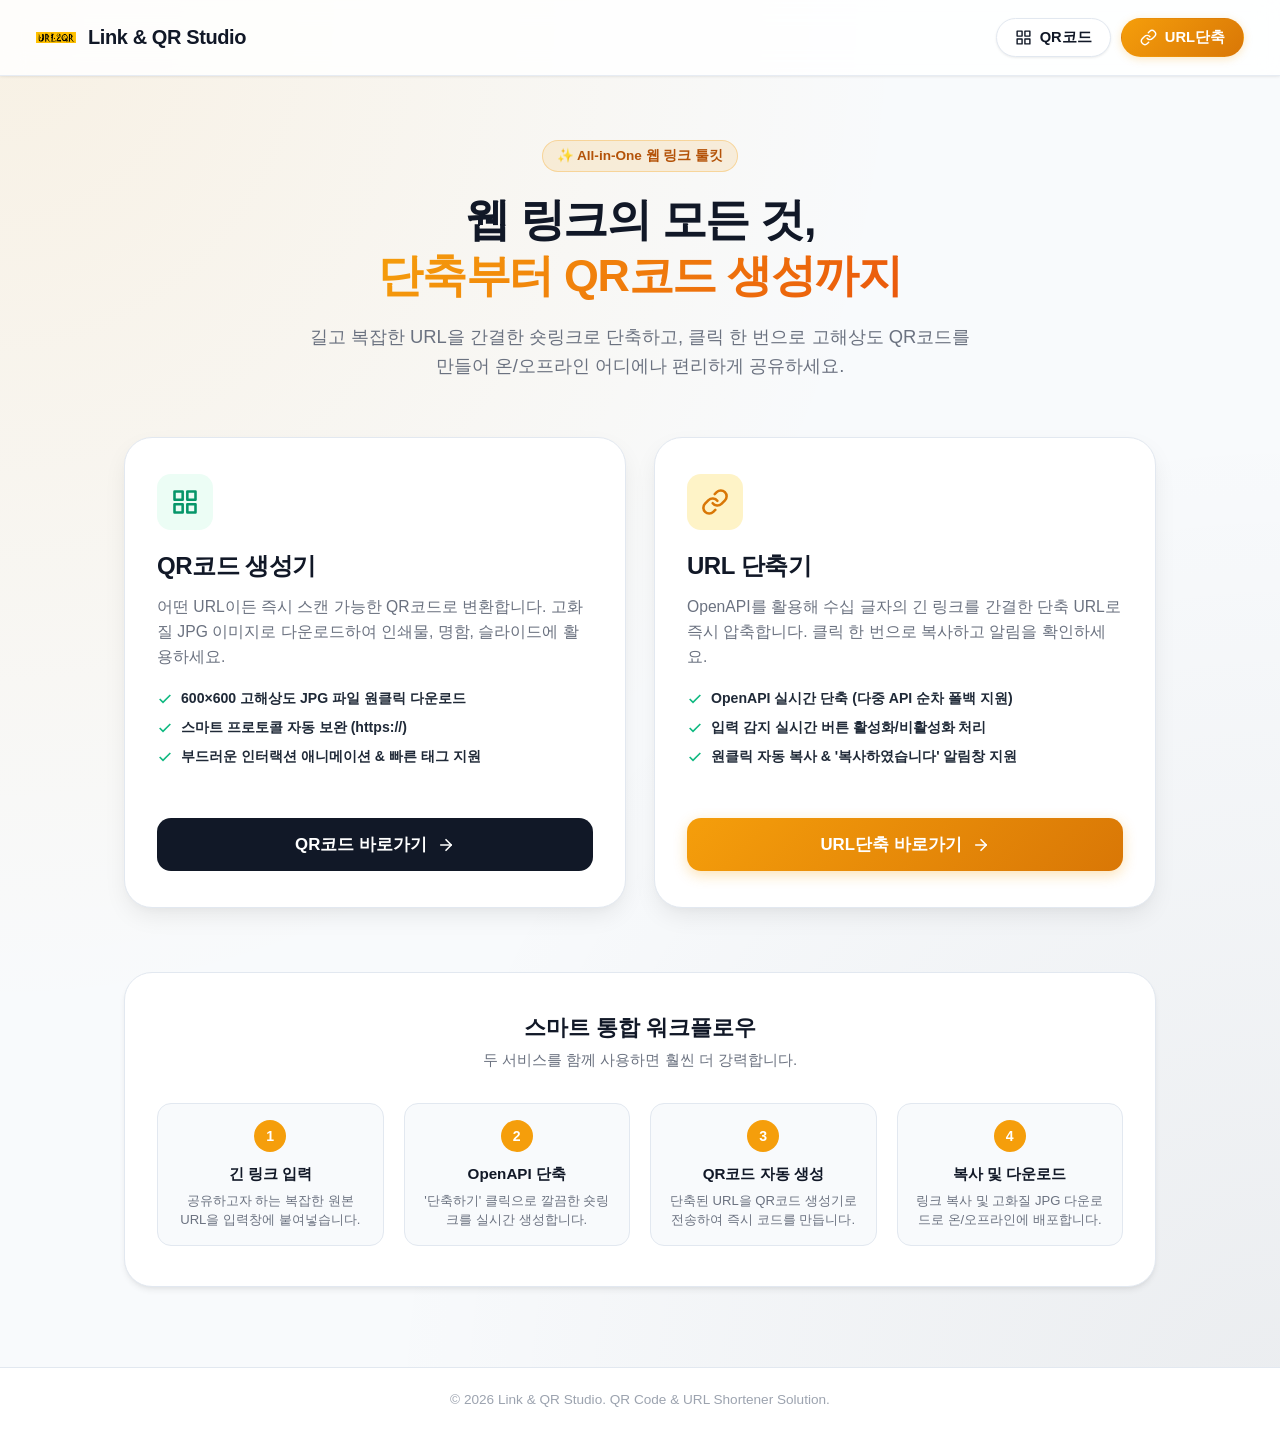
<file: index.html>
<!DOCTYPE html>
<html lang="ko">
<head>
  <meta charset="UTF-8">
  <meta name="viewport" content="width=device-width, initial-scale=1.0">
  <title>Link & QR Studio - QR코드 & URL단축 올인원 플랫폼</title>
  <link rel="icon" type="image/png" href="url2qr/img/logo.png">
  <style>
    :root {
      --color-primary: #F59E0B;
      --color-primary-hover: #D97706;
      --color-primary-light: #FEF3C7;
      --color-primary-soft: rgba(245, 158, 11, 0.12);
      --color-primary-border: rgba(245, 158, 11, 0.3);
      
      --color-dark: #111827;
      --color-dark-surface: #1F2937;
      --color-text-main: #1F2937;
      --color-text-muted: #6B7280;
      --color-text-light: #9CA3AF;
      
      --color-bg-base: #F8FAFC;
      --color-bg-card: #FFFFFF;
      --color-border: #E2E8F0;

      --shadow-sm: 0 1px 3px rgba(0, 0, 0, 0.05), 0 1px 2px rgba(0, 0, 0, 0.03);
      --shadow-md: 0 4px 6px -1px rgba(0, 0, 0, 0.07), 0 2px 4px -2px rgba(0, 0, 0, 0.05);
      --shadow-lg: 0 10px 25px -3px rgba(0, 0, 0, 0.08), 0 4px 10px -4px rgba(0, 0, 0, 0.04);
      --shadow-xl: 0 20px 35px -5px rgba(0, 0, 0, 0.1), 0 10px 15px -5px rgba(0, 0, 0, 0.04);
      
      --radius-sm: 8px;
      --radius-md: 14px;
      --radius-lg: 20px;
      --radius-xl: 28px;
      --radius-full: 9999px;

      --transition-fast: all 0.2s ease-in-out;
      --transition-smooth: all 0.35s cubic-bezier(0.16, 1, 0.3, 1);
    }

    *, *::before, *::after {
      box-sizing: border-box;
      margin: 0;
      padding: 0;
    }

    body {
      font-family: -apple-system, BlinkMacSystemFont, "Pretendard", "Segoe UI", Roboto, "Helvetica Neue", Arial, sans-serif;
      background-color: var(--color-bg-base);
      background-image: 
        radial-gradient(at 0% 0%, rgba(245, 158, 11, 0.1) 0px, transparent 50%),
        radial-gradient(at 100% 100%, rgba(17, 24, 39, 0.06) 0px, transparent 50%);
      color: var(--color-text-main);
      min-height: 100vh;
      display: flex;
      flex-direction: column;
      -webkit-font-smoothing: antialiased;
    }

    /* 상단 헤더 */
    .app-header {
      position: sticky;
      top: 0;
      left: 0;
      width: 100%;
      height: 76px;
      padding: 0 36px;
      display: flex;
      align-items: center;
      justify-content: space-between;
      background: rgba(255, 255, 255, 0.85);
      backdrop-filter: blur(12px);
      -webkit-backdrop-filter: blur(12px);
      border-bottom: 1px solid rgba(226, 232, 240, 0.8);
      z-index: 100;
      box-shadow: var(--shadow-sm);
    }

    .brand {
      display: flex;
      align-items: center;
      gap: 12px;
      text-decoration: none;
      color: var(--color-dark);
    }

    .brand-logo {
      width: 40px;
      height: 40px;
      object-fit: contain;
      border-radius: var(--radius-sm);
    }

    .brand-name {
      font-size: 1.25rem;
      font-weight: 800;
      letter-spacing: -0.02em;
    }

    /* 1. 요구사항: 'QR코드' 버튼과 'URL단축' 버튼 */
    .nav-buttons {
      display: flex;
      align-items: center;
      gap: 10px;
    }

    .btn-nav {
      display: inline-flex;
      align-items: center;
      gap: 8px;
      padding: 9px 18px;
      border-radius: var(--radius-full);
      font-size: 0.92rem;
      font-weight: 700;
      text-decoration: none;
      transition: var(--transition-fast);
      cursor: pointer;
    }

    .btn-nav-qr {
      background: #FFFFFF;
      color: var(--color-dark);
      border: 1px solid var(--color-border);
      box-shadow: var(--shadow-sm);
    }

    .btn-nav-qr:hover {
      background: #F8FAFC;
      border-color: #CBD5E1;
      transform: translateY(-1px);
    }

    .btn-nav-short {
      background: linear-gradient(135deg, #F59E0B, #D97706);
      color: #FFFFFF;
      border: 1px solid transparent;
      box-shadow: 0 2px 8px rgba(245, 158, 11, 0.25);
    }

    .btn-nav-short:hover {
      background: linear-gradient(135deg, #D97706, #B45309);
      box-shadow: 0 4px 12px rgba(245, 158, 11, 0.35);
      transform: translateY(-1px);
    }

    .btn-nav svg {
      width: 17px;
      height: 17px;
    }

    /* 메인 컨테이너 */
    .main-container {
      flex: 1;
      width: 100%;
      max-width: 1080px;
      margin: 0 auto;
      padding: 64px 24px 80px;
      display: flex;
      flex-direction: column;
      align-items: center;
    }

    /* 히어로 섹션 */
    .hero-section {
      text-align: center;
      max-width: 680px;
      margin-bottom: 56px;
    }

    .hero-badge {
      display: inline-flex;
      align-items: center;
      gap: 8px;
      padding: 6px 14px;
      background: var(--color-primary-soft);
      border: 1px solid var(--color-primary-border);
      color: #B45309;
      font-size: 0.85rem;
      font-weight: 700;
      border-radius: var(--radius-full);
      margin-bottom: 20px;
    }

    .hero-title {
      font-size: 2.8rem;
      font-weight: 800;
      line-height: 1.25;
      color: var(--color-dark);
      letter-spacing: -0.03em;
      margin-bottom: 18px;
    }

    .hero-title .highlight {
      background: linear-gradient(135deg, #F59E0B, #EA580C);
      -webkit-background-clip: text;
      -webkit-text-fill-color: transparent;
    }

    .hero-desc {
      font-size: 1.15rem;
      color: var(--color-text-muted);
      line-height: 1.6;
    }

    /* 메인 2개 서비스 카드 그리드 */
    .cards-grid {
      width: 100%;
      display: grid;
      grid-template-columns: repeat(2, 1fr);
      gap: 28px;
      margin-bottom: 64px;
    }

    .service-card {
      background: var(--color-bg-card);
      border: 1px solid var(--color-border);
      border-radius: var(--radius-xl);
      padding: 36px 32px;
      display: flex;
      flex-direction: column;
      justify-content: space-between;
      box-shadow: var(--shadow-lg);
      transition: var(--transition-smooth);
      position: relative;
      overflow: hidden;
    }

    .service-card:hover {
      transform: translateY(-6px);
      box-shadow: var(--shadow-xl);
      border-color: rgba(245, 158, 11, 0.4);
    }

    .service-card::before {
      content: '';
      position: absolute;
      top: 0;
      left: 0;
      right: 0;
      height: 4px;
      background: transparent;
      transition: var(--transition-fast);
    }

    .service-card.card-qr:hover::before {
      background: linear-gradient(90deg, #10B981, #059669);
    }

    .service-card.card-short:hover::before {
      background: linear-gradient(90deg, #F59E0B, #D97706);
    }

    .card-top {
      margin-bottom: 24px;
    }

    .card-icon-wrapper {
      width: 56px;
      height: 56px;
      border-radius: var(--radius-md);
      display: flex;
      align-items: center;
      justify-content: center;
      margin-bottom: 20px;
    }

    .card-qr .card-icon-wrapper {
      background: #ECFDF5;
      color: #059669;
    }

    .card-short .card-icon-wrapper {
      background: var(--color-primary-light);
      color: #D97706;
    }

    .card-icon-wrapper svg {
      width: 28px;
      height: 28px;
    }

    .card-title {
      font-size: 1.5rem;
      font-weight: 800;
      color: var(--color-dark);
      margin-bottom: 12px;
      letter-spacing: -0.02em;
    }

    .card-desc {
      font-size: 0.98rem;
      color: var(--color-text-muted);
      line-height: 1.6;
      margin-bottom: 20px;
    }

    .card-features {
      list-style: none;
      display: flex;
      flex-direction: column;
      gap: 10px;
      margin-bottom: 28px;
    }

    .feature-item {
      display: flex;
      align-items: center;
      gap: 8px;
      font-size: 0.88rem;
      font-weight: 600;
      color: var(--color-text-main);
    }

    .feature-item svg {
      width: 16px;
      height: 16px;
      color: #10B981;
      flex-shrink: 0;
    }

    /* 카드 내 메인 실행 버튼 (2 & 3 요구사항) */
    .card-btn {
      width: 100%;
      padding: 15px 24px;
      border-radius: var(--radius-md);
      display: inline-flex;
      align-items: center;
      justify-content: center;
      gap: 10px;
      font-size: 1.05rem;
      font-weight: 700;
      text-decoration: none;
      transition: var(--transition-fast);
      cursor: pointer;
    }

    .btn-qr-launch {
      background: var(--color-dark);
      color: #FFFFFF;
    }

    .btn-qr-launch:hover {
      background: var(--color-dark-surface);
      transform: translateY(-2px);
      box-shadow: var(--shadow-md);
    }

    .btn-short-launch {
      background: linear-gradient(135deg, #F59E0B, #D97706);
      color: #FFFFFF;
      box-shadow: 0 4px 14px rgba(245, 158, 11, 0.3);
    }

    .btn-short-launch:hover {
      background: linear-gradient(135deg, #D97706, #B45309);
      transform: translateY(-2px);
      box-shadow: 0 6px 18px rgba(245, 158, 11, 0.4);
    }

    .card-btn svg {
      width: 18px;
      height: 18px;
    }

    /* 프로세스 워크플로우 안내 */
    .workflow-section {
      width: 100%;
      background: #FFFFFF;
      border-radius: var(--radius-xl);
      border: 1px solid var(--color-border);
      padding: 40px 32px;
      box-shadow: var(--shadow-md);
    }

    .workflow-header {
      text-align: center;
      margin-bottom: 32px;
    }

    .workflow-title {
      font-size: 1.35rem;
      font-weight: 800;
      color: var(--color-dark);
      margin-bottom: 8px;
    }

    .workflow-subtitle {
      font-size: 0.95rem;
      color: var(--color-text-muted);
    }

    .steps-grid {
      display: grid;
      grid-template-columns: repeat(4, 1fr);
      gap: 20px;
      position: relative;
    }

    .step-item {
      text-align: center;
      padding: 16px;
      border-radius: var(--radius-md);
      background: #F8FAFC;
      border: 1px solid var(--color-border);
    }

    .step-number {
      width: 32px;
      height: 32px;
      border-radius: 50%;
      background: var(--color-primary);
      color: #FFFFFF;
      font-size: 0.88rem;
      font-weight: 800;
      display: inline-flex;
      align-items: center;
      justify-content: center;
      margin-bottom: 12px;
    }

    .step-name {
      font-size: 0.95rem;
      font-weight: 700;
      color: var(--color-dark);
      margin-bottom: 6px;
    }

    .step-desc {
      font-size: 0.82rem;
      color: var(--color-text-muted);
      line-height: 1.45;
    }

    /* 푸터 */
    .app-footer {
      text-align: center;
      padding: 24px;
      font-size: 0.85rem;
      color: var(--color-text-light);
      border-top: 1px solid var(--color-border);
      background: #FFFFFF;
    }

    @media (max-width: 820px) {
      .cards-grid {
        grid-template-columns: 1fr;
      }
      .steps-grid {
        grid-template-columns: repeat(2, 1fr);
      }
      .hero-title {
        font-size: 2.1rem;
      }
      .app-header {
        padding: 0 16px;
      }
    }
  </style>
</head>
<body>
  <!-- 상단 네비게이션 헤더 -->
  <header class="app-header">
    <a href="index.html" class="brand">
      <img src="url2qr/img/logo.png" alt="Link & QR Studio 로고" class="brand-logo">
      <span class="brand-name">Link & QR Studio</span>
    </a>

    <!-- 1 & 2 요구사항: 'QR코드' 버튼과 'URL단축' 버튼 -->
    <nav class="nav-buttons" aria-label="메인 기능 바로가기">
      <a href="url2qr/index.html" class="btn-nav btn-nav-qr" id="headerQrBtn" title="QR코드 생성기로 이동">
        <svg viewBox="0 0 24 24" fill="none" stroke="currentColor" stroke-width="2" stroke-linecap="round" stroke-linejoin="round">
          <rect x="3" y="3" width="7" height="7"></rect>
          <rect x="14" y="3" width="7" height="7"></rect>
          <rect x="14" y="14" width="7" height="7"></rect>
          <rect x="3" y="14" width="7" height="7"></rect>
        </svg>
        <span>QR코드</span>
      </a>
      <a href="urlShort/index.html" class="btn-nav btn-nav-short" id="headerShortBtn" title="URL 단축기로 이동">
        <svg viewBox="0 0 24 24" fill="none" stroke="currentColor" stroke-width="2" stroke-linecap="round" stroke-linejoin="round">
          <path d="M10 13a5 5 0 0 0 7.54.54l3-3a5 5 0 0 0-7.07-7.07l-1.72 1.71"></path>
          <path d="M14 11a5 5 0 0 0-7.54-.54l-3 3a5 5 0 0 0 7.07 7.07l1.71-1.71"></path>
        </svg>
        <span>URL단축</span>
      </a>
    </nav>
  </header>

  <!-- 메인 허브 영역 -->
  <main class="main-container">
    <section class="hero-section">
      <div class="hero-badge">
        <span>✨ All-in-One 웹 링크 툴킷</span>
      </div>
      <h1 class="hero-title">웹 링크의 모든 것,<br><span class="highlight">단축부터 QR코드 생성까지</span></h1>
      <p class="hero-desc">길고 복잡한 URL을 간결한 숏링크로 단축하고, 클릭 한 번으로 고해상도 QR코드를 만들어 온/오프라인 어디에나 편리하게 공유하세요.</p>
    </section>

    <!-- 2 & 3 요구사항: 두 기능 카드 및 연결 버튼 -->
    <section class="cards-grid">
      <!-- 2. QR코드 기능 카드 -->
      <article class="service-card card-qr">
        <div class="card-top">
          <div class="card-icon-wrapper">
            <svg viewBox="0 0 24 24" fill="none" stroke="currentColor" stroke-width="2.2" stroke-linecap="round" stroke-linejoin="round">
              <rect x="3" y="3" width="7" height="7"></rect>
              <rect x="14" y="3" width="7" height="7"></rect>
              <rect x="14" y="14" width="7" height="7"></rect>
              <rect x="3" y="14" width="7" height="7"></rect>
            </svg>
          </div>
          <h2 class="card-title">QR코드 생성기</h2>
          <p class="card-desc">어떤 URL이든 즉시 스캔 가능한 QR코드로 변환합니다. 고화질 JPG 이미지로 다운로드하여 인쇄물, 명함, 슬라이드에 활용하세요.</p>
          <ul class="card-features">
            <li class="feature-item">
              <svg viewBox="0 0 24 24" fill="none" stroke="currentColor" stroke-width="2.5"><polyline points="20 6 9 17 4 12"></polyline></svg>
              <span>600×600 고해상도 JPG 파일 원클릭 다운로드</span>
            </li>
            <li class="feature-item">
              <svg viewBox="0 0 24 24" fill="none" stroke="currentColor" stroke-width="2.5"><polyline points="20 6 9 17 4 12"></polyline></svg>
              <span>스마트 프로토콜 자동 보완 (https://)</span>
            </li>
            <li class="feature-item">
              <svg viewBox="0 0 24 24" fill="none" stroke="currentColor" stroke-width="2.5"><polyline points="20 6 9 17 4 12"></polyline></svg>
              <span>부드러운 인터랙션 애니메이션 & 빠른 태그 지원</span>
            </li>
          </ul>
        </div>
        <!-- 2. 'QR코드' 버튼을 클릭하면 [url2qr]폴더 index.html와 연결 -->
        <a href="url2qr/index.html" class="card-btn btn-qr-launch" id="cardQrBtn">
          <span>QR코드 바로가기</span>
          <svg viewBox="0 0 24 24" fill="none" stroke="currentColor" stroke-width="2.2" stroke-linecap="round" stroke-linejoin="round">
            <line x1="5" y1="12" x2="19" y2="12"></line>
            <polyline points="12 5 19 12 12 19"></polyline>
          </svg>
        </a>
      </article>

      <!-- 3. URL단축 기능 카드 -->
      <article class="service-card card-short">
        <div class="card-top">
          <div class="card-icon-wrapper">
            <svg viewBox="0 0 24 24" fill="none" stroke="currentColor" stroke-width="2.2" stroke-linecap="round" stroke-linejoin="round">
              <path d="M10 13a5 5 0 0 0 7.54.54l3-3a5 5 0 0 0-7.07-7.07l-1.72 1.71"></path>
              <path d="M14 11a5 5 0 0 0-7.54-.54l-3 3a5 5 0 0 0 7.07 7.07l1.71-1.71"></path>
            </svg>
          </div>
          <h2 class="card-title">URL 단축기</h2>
          <p class="card-desc">OpenAPI를 활용해 수십 글자의 긴 링크를 간결한 단축 URL로 즉시 압축합니다. 클릭 한 번으로 복사하고 알림을 확인하세요.</p>
          <ul class="card-features">
            <li class="feature-item">
              <svg viewBox="0 0 24 24" fill="none" stroke="currentColor" stroke-width="2.5"><polyline points="20 6 9 17 4 12"></polyline></svg>
              <span>OpenAPI 실시간 단축 (다중 API 순차 폴백 지원)</span>
            </li>
            <li class="feature-item">
              <svg viewBox="0 0 24 24" fill="none" stroke="currentColor" stroke-width="2.5"><polyline points="20 6 9 17 4 12"></polyline></svg>
              <span>입력 감지 실시간 버튼 활성화/비활성화 처리</span>
            </li>
            <li class="feature-item">
              <svg viewBox="0 0 24 24" fill="none" stroke="currentColor" stroke-width="2.5"><polyline points="20 6 9 17 4 12"></polyline></svg>
              <span>원클릭 자동 복사 & '복사하였습니다' 알림창 지원</span>
            </li>
          </ul>
        </div>
        <!-- 3. 'URL단축' 버튼을 클릭하면 [urlShort]폴더로 연결 -->
        <a href="urlShort/index.html" class="card-btn btn-short-launch" id="cardShortBtn">
          <span>URL단축 바로가기</span>
          <svg viewBox="0 0 24 24" fill="none" stroke="currentColor" stroke-width="2.2" stroke-linecap="round" stroke-linejoin="round">
            <line x1="5" y1="12" x2="19" y2="12"></line>
            <polyline points="12 5 19 12 12 19"></polyline>
          </svg>
        </a>
      </article>
    </section>

    <!-- 프로세스 워크플로우 -->
    <section class="workflow-section">
      <div class="workflow-header">
        <h3 class="workflow-title">스마트 통합 워크플로우</h3>
        <p class="workflow-subtitle">두 서비스를 함께 사용하면 훨씬 더 강력합니다.</p>
      </div>
      <div class="steps-grid">
        <div class="step-item">
          <div class="step-number">1</div>
          <h4 class="step-name">긴 링크 입력</h4>
          <p class="step-desc">공유하고자 하는 복잡한 원본 URL을 입력창에 붙여넣습니다.</p>
        </div>
        <div class="step-item">
          <div class="step-number">2</div>
          <h4 class="step-name">OpenAPI 단축</h4>
          <p class="step-desc">'단축하기' 클릭으로 깔끔한 숏링크를 실시간 생성합니다.</p>
        </div>
        <div class="step-item">
          <div class="step-number">3</div>
          <h4 class="step-name">QR코드 자동 생성</h4>
          <p class="step-desc">단축된 URL을 QR코드 생성기로 전송하여 즉시 코드를 만듭니다.</p>
        </div>
        <div class="step-item">
          <div class="step-number">4</div>
          <h4 class="step-name">복사 및 다운로드</h4>
          <p class="step-desc">링크 복사 및 고화질 JPG 다운로드로 온/오프라인에 배포합니다.</p>
        </div>
      </div>
    </section>
  </main>

  <footer class="app-footer">
    <p>&copy; 2026 Link & QR Studio. QR Code & URL Shortener Solution.</p>
  </footer>
</body>
</html>
</file>
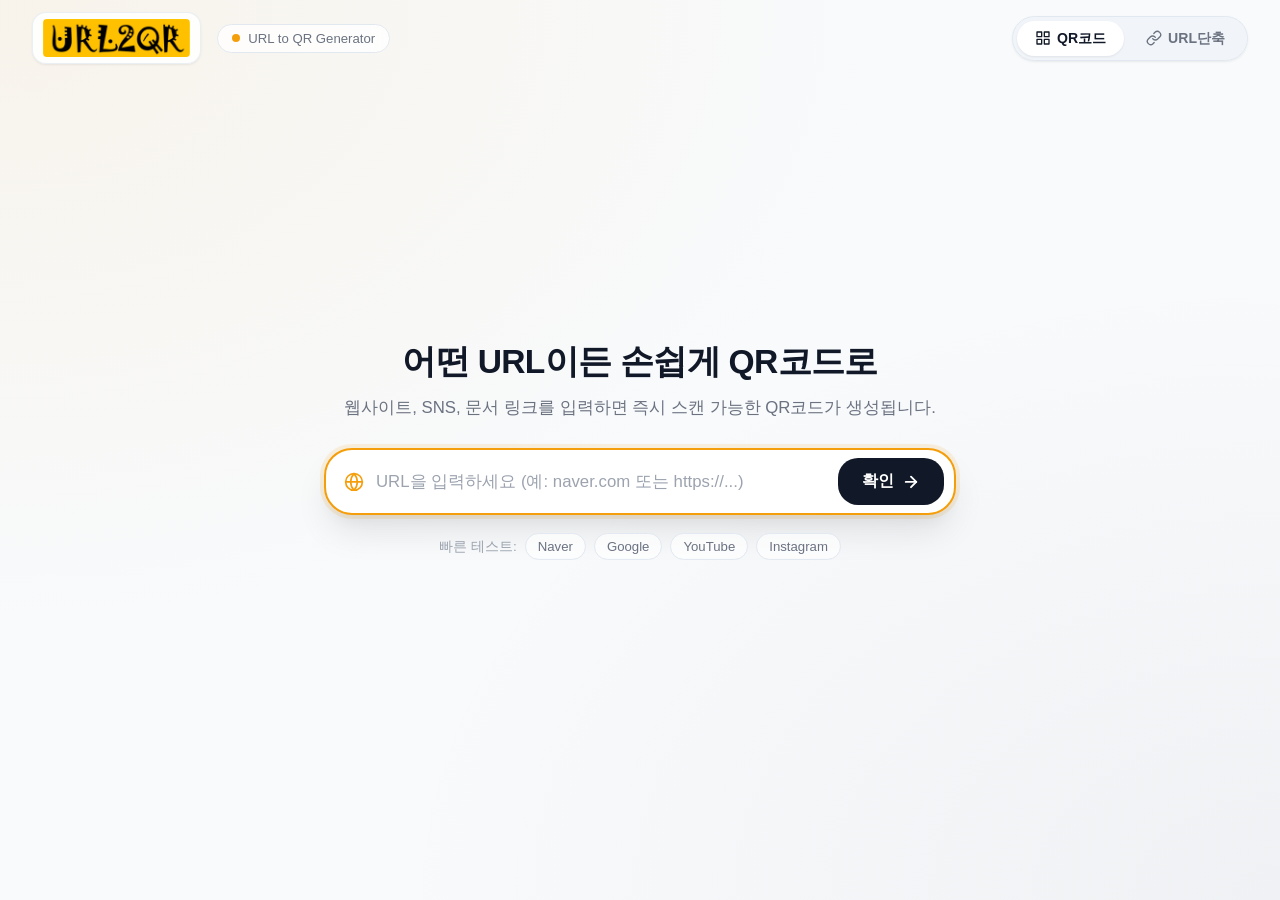
<file: url2qr/index.html>
<!DOCTYPE html>
<html lang="ko">
<head>
  <meta charset="UTF-8">
  <meta name="viewport" content="width=device-width, initial-scale=1.0">
  <title>URL2QR - 빠르고 간편한 QR코드 생성기</title>
  <link rel="icon" type="image/png" href="img/logo.png">
  <link rel="stylesheet" href="css/style.css">
  <!-- Standalone QR Code Library -->
  <script src="js/qrcode.min.js"></script>
</head>
<body>
  <div class="app-wrapper state-initial" id="appWrapper">
    <!-- 1. 화면 상단 헤더 & 네비게이션 -->
    <header class="app-header">
      <div class="header-left">
        <a href="../index.html" class="logo-container" id="logoBtn" title="메인 홈으로 이동">
          <img src="img/logo.png" alt="URL2QR 로고" class="logo-img">
        </a>
        <div class="header-badge">
          <span class="pulse-dot"></span>
          <span class="badge-text">URL to QR Generator</span>
        </div>
      </div>

      <!-- 네비게이션 전환 버튼 (QR코드 / URL단축) -->
      <nav class="nav-actions" aria-label="메인 기능 전환">
        <a href="index.html" class="nav-btn active" id="navQrBtn" title="QR코드 생성기 (현재 페이지)">
          <svg viewBox="0 0 24 24" fill="none" stroke="currentColor" stroke-width="2" stroke-linecap="round" stroke-linejoin="round">
            <rect x="3" y="3" width="7" height="7"></rect>
            <rect x="14" y="3" width="7" height="7"></rect>
            <rect x="14" y="14" width="7" height="7"></rect>
            <rect x="3" y="14" width="7" height="7"></rect>
          </svg>
          <span>QR코드</span>
        </a>
        <a href="../urlShort/index.html" class="nav-btn" id="navShortBtn" title="URL 단축기로 이동">
          <svg viewBox="0 0 24 24" fill="none" stroke="currentColor" stroke-width="2" stroke-linecap="round" stroke-linejoin="round">
            <path d="M10 13a5 5 0 0 0 7.54.54l3-3a5 5 0 0 0-7.07-7.07l-1.72 1.71"></path>
            <path d="M14 11a5 5 0 0 0-7.54-.54l-3 3a5 5 0 0 0 7.07 7.07l1.71-1.71"></path>
          </svg>
          <span>URL단축</span>
        </a>
      </nav>
    </header>

    <!-- 메인 컨텐츠 영역 -->
    <main class="main-content">
      <!-- 3. 화면 정중앙 QR코드 카드 (생성 후 등장) -->
      <section class="qr-section" id="qrSection" aria-live="polite">
        <div class="qr-card">
          <div class="qr-card-header">
            <span class="tag-badge">QR CODE</span>
            <span class="hint-text">클릭하여 다운로드</span>
          </div>

          <!-- 4. QR코드 클릭 시 JPG 다운로드 인터랙션 영역 -->
          <div class="qr-canvas-wrapper" id="qrClickArea" title="클릭하면 JPG 파일로 다운로드됩니다">
            <canvas id="qrCanvas" width="320" height="320"></canvas>
            <div class="qr-hover-overlay">
              <div class="overlay-content">
                <svg class="icon-download" viewBox="0 0 24 24" fill="none" stroke="currentColor" stroke-width="2.2" stroke-linecap="round" stroke-linejoin="round">
                  <path d="M21 15v4a2 2 0 0 1-2 2H5a2 2 0 0 1-2-2v-4"></path>
                  <polyline points="7 10 12 15 17 10"></polyline>
                  <line x1="12" y1="15" x2="12" y2="3"></line>
                </svg>
                <span>JPG 다운로드</span>
              </div>
            </div>
          </div>

          <!-- QR 하단 정보 및 액션 버튼들 -->
          <div class="qr-card-footer">
            <div class="url-preview-wrapper" title="생성된 URL">
              <svg class="icon-link" viewBox="0 0 24 24" fill="none" stroke="currentColor" stroke-width="2" stroke-linecap="round" stroke-linejoin="round">
                <path d="M10 13a5 5 0 0 0 7.54.54l3-3a5 5 0 0 0-7.07-7.07l-1.72 1.71"></path>
                <path d="M14 11a5 5 0 0 0-7.54-.54l-3 3a5 5 0 0 0 7.07 7.07l1.71-1.71"></path>
              </svg>
              <span class="url-text" id="urlDisplay">https://example.com</span>
            </div>

            <div class="card-action-buttons">
              <button class="btn btn-primary" id="downloadJpgBtn">
                <svg class="btn-icon" viewBox="0 0 24 24" fill="none" stroke="currentColor" stroke-width="2" stroke-linecap="round" stroke-linejoin="round">
                  <path d="M21 15v4a2 2 0 0 1-2 2H5a2 2 0 0 1-2-2v-4"></path>
                  <polyline points="7 10 12 15 17 10"></polyline>
                  <line x1="12" y1="15" x2="12" y2="3"></line>
                </svg>
                JPG 파일 다운로드
              </button>
              <button class="btn btn-secondary" id="copyUrlBtn" title="URL 복사">
                <svg class="btn-icon" viewBox="0 0 24 24" fill="none" stroke="currentColor" stroke-width="2" stroke-linecap="round" stroke-linejoin="round">
                  <rect x="9" y="9" width="13" height="13" rx="2" ry="2"></rect>
                  <path d="M5 15H4a2 2 0 0 1-2-2V4a2 2 0 0 1 2-2h9a2 2 0 0 1 2 2v1"></path>
                </svg>
                URL 복사
              </button>
            </div>
          </div>
        </div>
      </section>

      <!-- 2. 중앙 URL 입력창 (확인 누르면 하단으로 이동) -->
      <section class="input-section" id="inputSection">
        <div class="input-container">
          <!-- 초기 화면 텍스트 (하단 이동 시 숨김) -->
          <div class="hero-header">
            <h1 class="hero-title">어떤 URL이든 손쉽게 QR코드로</h1>
            <p class="hero-subtitle">웹사이트, SNS, 문서 링크를 입력하면 즉시 스캔 가능한 QR코드가 생성됩니다.</p>
          </div>

          <!-- 메인 입력 바 -->
          <form class="url-form" id="urlForm" onsubmit="return false;">
            <div class="input-box">
              <svg class="input-icon" viewBox="0 0 24 24" fill="none" stroke="currentColor" stroke-width="2" stroke-linecap="round" stroke-linejoin="round">
                <circle cx="12" cy="12" r="10"></circle>
                <line x1="2" y1="12" x2="22" y2="12"></line>
                <path d="M12 2a15.3 15.3 0 0 1 4 10 15.3 15.3 0 0 1-4 10 15.3 15.3 0 0 1-4-10 15.3 15.3 0 0 1 4-10z"></path>
              </svg>
              <input 
                type="text" 
                id="urlInput" 
                class="url-input" 
                placeholder="URL을 입력하세요 (예: naver.com 또는 https://...)" 
                autocomplete="off" 
                spellcheck="false"
                required
              >
              <button type="button" class="btn-clear" id="clearInputBtn" title="입력 지우기" aria-label="입력 지우기">
                ✕
              </button>
            </div>

            <!-- 확인 / 생성 버튼 -->
            <button type="submit" class="btn-submit" id="submitBtn">
              <span>확인</span>
              <svg class="submit-arrow" viewBox="0 0 24 24" fill="none" stroke="currentColor" stroke-width="2.5" stroke-linecap="round" stroke-linejoin="round">
                <line x1="5" y1="12" x2="19" y2="12"></line>
                <polyline points="12 5 19 12 12 19"></polyline>
              </svg>
            </button>

            <!-- 초기화/새로 만들기 버튼 (하단 상태에서 활성화) -->
            <button type="button" class="btn-reset" id="resetBtn" title="처음 상태로 되돌리기">
              <svg viewBox="0 0 24 24" fill="none" stroke="currentColor" stroke-width="2.2" stroke-linecap="round" stroke-linejoin="round">
                <path d="M3 12a9 9 0 1 0 9-9 9.75 9.75 0 0 0-6.74 2.74L3 8"></path>
                <path d="M3 3v5h5"></path>
              </svg>
            </button>
          </form>

          <!-- 초기 상태에서 제공하는 빠른 추천 칩 태그 -->
          <div class="quick-tags" id="quickTags">
            <span class="quick-tags-label">빠른 테스트:</span>
            <button type="button" class="tag-chip" data-url="https://naver.com">Naver</button>
            <button type="button" class="tag-chip" data-url="https://google.com">Google</button>
            <button type="button" class="tag-chip" data-url="https://youtube.com">YouTube</button>
            <button type="button" class="tag-chip" data-url="https://instagram.com">Instagram</button>
          </div>
        </div>
      </section>
    </main>

    <!-- 토스트 알림 메시지 (다운로드 완료, 복사 완료 등) -->
    <div class="toast" id="toast" role="alert" aria-live="assertive"></div>
  </div>

  <script src="js/app.js"></script>
</body>
</html>
</file>
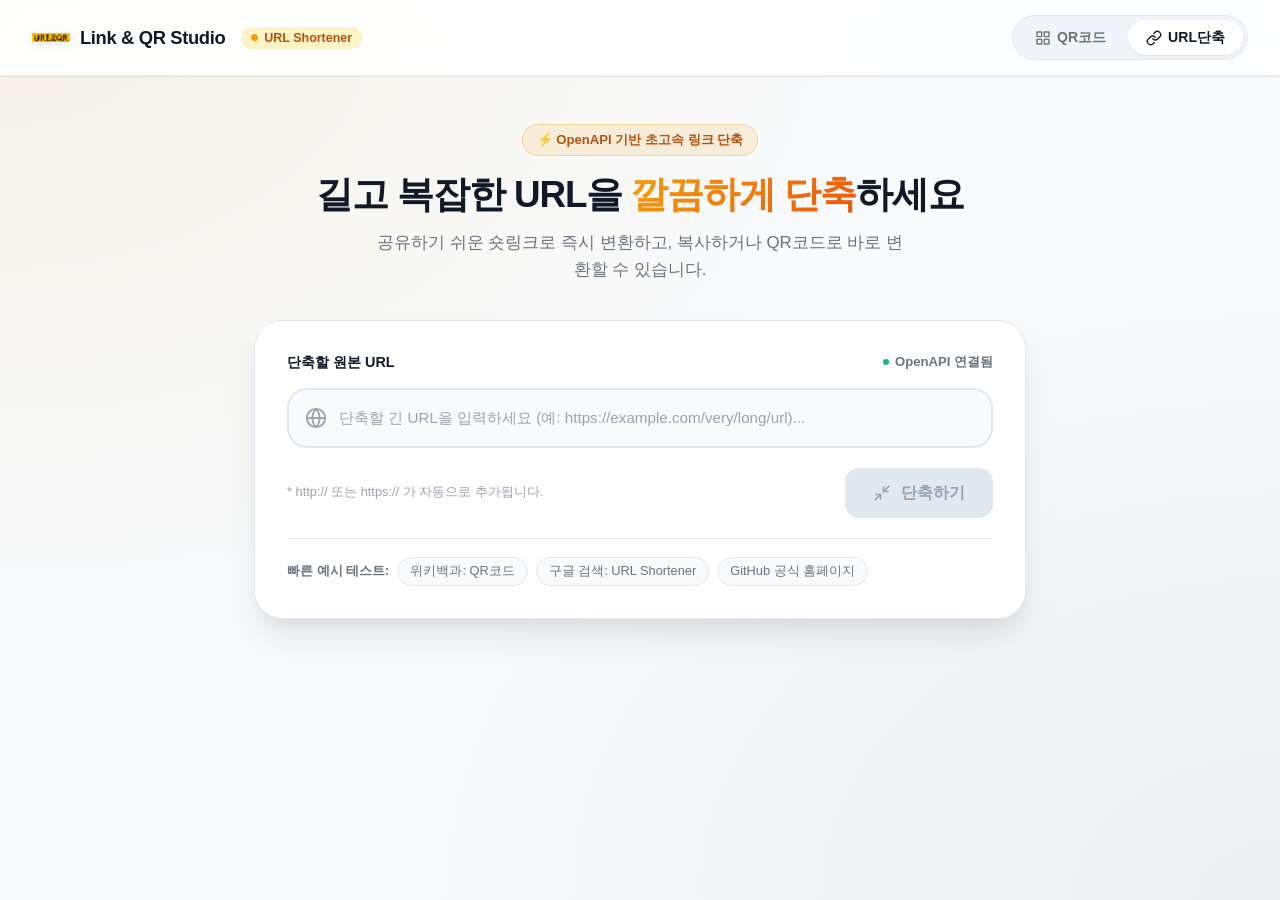
<file: urlShort/index.html>
<!DOCTYPE html>
<html lang="ko">
<head>
  <meta charset="UTF-8">
  <meta name="viewport" content="width=device-width, initial-scale=1.0">
  <title>URL 단축기 - 빠르고 간편한 링크 단축 서비스</title>
  <link rel="icon" type="image/png" href="img/logo.png">
  <link rel="stylesheet" href="css/style.css">
</head>
<body>
  <!-- 상단 헤더 & 네비게이션 바 -->
  <header class="app-header">
    <div class="header-left">
      <a href="../index.html" class="logo-container" title="메인 홈으로 이동">
        <img src="img/logo.png" alt="URL2QR 로고" class="logo-img">
        <span class="logo-title">Link & QR Studio</span>
      </a>
      <div class="header-badge">
        <span class="pulse-dot"></span>
        <span>URL Shortener</span>
      </div>
    </div>

    <!-- 네비게이션 전환 버튼 (1 & 2 요구사항: QR코드 버튼 / URL단축 버튼) -->
    <nav class="nav-actions" aria-label="메인 기능 전환">
      <a href="../url2qr/index.html" class="nav-btn" id="navQrBtn" title="QR코드 생성기로 이동">
        <svg viewBox="0 0 24 24" fill="none" stroke="currentColor" stroke-width="2" stroke-linecap="round" stroke-linejoin="round">
          <rect x="3" y="3" width="7" height="7"></rect>
          <rect x="14" y="3" width="7" height="7"></rect>
          <rect x="14" y="14" width="7" height="7"></rect>
          <rect x="3" y="14" width="7" height="7"></rect>
        </svg>
        <span>QR코드</span>
      </a>
      <a href="index.html" class="nav-btn active" id="navShortBtn" title="URL 단축기 (현재 페이지)">
        <svg viewBox="0 0 24 24" fill="none" stroke="currentColor" stroke-width="2" stroke-linecap="round" stroke-linejoin="round">
          <path d="M10 13a5 5 0 0 0 7.54.54l3-3a5 5 0 0 0-7.07-7.07l-1.72 1.71"></path>
          <path d="M14 11a5 5 0 0 0-7.54-.54l-3 3a5 5 0 0 0 7.07 7.07l1.71-1.71"></path>
        </svg>
        <span>URL단축</span>
      </a>
    </nav>
  </header>

  <!-- 메인 컨텐츠 영역 -->
  <main class="main-content">
    <div class="hero-header">
      <div class="hero-pill">
        <span>⚡ OpenAPI 기반 초고속 링크 단축</span>
      </div>
      <h1 class="hero-title">길고 복잡한 URL을 <span class="highlight">깔끔하게 단축</span>하세요</h1>
      <p class="hero-subtitle">공유하기 쉬운 숏링크로 즉시 변환하고, 복사하거나 QR코드로 바로 변환할 수 있습니다.</p>
    </div>

    <!-- 3. 단축기 메인 카드 -->
    <section class="shortener-card">
      <form class="url-form" id="shortenerForm">
        <label for="longUrlInput" class="form-label">
          <span>단축할 원본 URL</span>
          <span class="api-status-badge">
            <span class="api-dot"></span>
            OpenAPI 연결됨
          </span>
        </label>

        <!-- 3-1. 'URL 입력'창 -->
        <div class="input-box">
          <svg class="input-icon" viewBox="0 0 24 24" fill="none" stroke="currentColor" stroke-width="2" stroke-linecap="round" stroke-linejoin="round">
            <circle cx="12" cy="12" r="10"></circle>
            <line x1="2" y1="12" x2="22" y2="12"></line>
            <path d="M12 2a15.3 15.3 0 0 1 4 10 15.3 15.3 0 0 1-4 10 15.3 15.3 0 0 1-4-10 15.3 15.3 0 0 1 4-10z"></path>
          </svg>
          <input 
            type="text" 
            id="longUrlInput" 
            class="url-input" 
            placeholder="단축할 긴 URL을 입력하세요 (예: https://example.com/very/long/url)..." 
            autocomplete="off" 
            spellcheck="false"
          >
          <button type="button" class="btn-clear" id="clearInputBtn" title="입력 지우기" aria-label="입력 지우기">✕</button>
        </div>

        <div class="form-actions">
          <span style="font-size: 0.8rem; color: var(--color-text-light);">* http:// 또는 https:// 가 자동으로 추가됩니다.</span>
          <!-- 3-1 & 3-2. '단축하기' 버튼 (입력 필드가 비어 있으면 비활성화: disabled) -->
          <button type="submit" class="btn-shorten" id="shortenBtn" disabled>
            <span class="spinner" id="spinner"></span>
            <svg class="btn-icon" viewBox="0 0 24 24" fill="none" stroke="currentColor" stroke-width="2.2" stroke-linecap="round" stroke-linejoin="round">
              <polyline points="4 14 10 14 10 20"></polyline>
              <polyline points="20 10 14 10 14 4"></polyline>
              <line x1="14" y1="10" x2="21" y2="3"></line>
              <line x1="3" y1="21" x2="10" y2="14"></line>
            </svg>
            <span id="btnText">단축하기</span>
          </button>
        </div>
      </form>

      <!-- 3-1 & 3-3 & 3-4. 결과 영역 (단축 후 표시) -->
      <div class="result-section" id="resultSection">
        <div class="result-header">
          <span class="result-badge">
            <svg viewBox="0 0 24 24" fill="none" stroke="currentColor" stroke-width="2.5" stroke-linecap="round" stroke-linejoin="round">
              <polyline points="20 6 9 17 4 12"></polyline>
            </svg>
            단축 완료
          </span>
          <span class="original-url-text" id="originalUrlDisplay"></span>
        </div>

        <!-- 3-1. 읽기 전용 출력 상자 -->
        <div class="output-box-wrapper">
          <input 
            type="text" 
            id="shortUrlOutput" 
            class="short-url-output" 
            readonly 
            placeholder="단축된 링크가 여기에 표시됩니다"
            title="단축된 URL (읽기 전용)"
          >
        </div>

        <!-- 3-4. '복사' 버튼 및 추가 액션 -->
        <div class="result-actions">
          <button type="button" class="btn-copy" id="copyShortBtn">
            <svg viewBox="0 0 24 24" fill="none" stroke="currentColor" stroke-width="2" stroke-linecap="round" stroke-linejoin="round">
              <rect x="9" y="9" width="13" height="13" rx="2" ry="2"></rect>
              <path d="M5 15H4a2 2 0 0 1-2-2V4a2 2 0 0 1 2-2h9a2 2 0 0 1 2 2v1"></path>
            </svg>
            복사
          </button>

          <a href="#" target="_blank" rel="noopener noreferrer" class="btn-action-secondary" id="openShortBtn">
            <svg viewBox="0 0 24 24" fill="none" stroke="currentColor" stroke-width="2" stroke-linecap="round" stroke-linejoin="round">
              <path d="M18 13v6a2 2 0 0 1-2 2H5a2 2 0 0 1-2-2V8a2 2 0 0 1 2-2h6"></path>
              <polyline points="15 3 21 3 21 9"></polyline>
              <line x1="10" y1="14" x2="21" y2="3"></line>
            </svg>
            새 창으로 열기
          </a>

          <button type="button" class="btn-action-secondary btn-action-qr" id="qrConvertBtn" title="이 단축 URL로 QR코드 만들기">
            <svg viewBox="0 0 24 24" fill="none" stroke="currentColor" stroke-width="2" stroke-linecap="round" stroke-linejoin="round">
              <rect x="3" y="3" width="7" height="7"></rect>
              <rect x="14" y="3" width="7" height="7"></rect>
              <rect x="14" y="14" width="7" height="7"></rect>
              <rect x="3" y="14" width="7" height="7"></rect>
            </svg>
            QR코드로 생성
          </button>
        </div>
      </div>

      <!-- 빠른 테스트 예시 칩 -->
      <div class="quick-tags" id="quickTags">
        <span class="quick-label">빠른 예시 테스트:</span>
        <button type="button" class="tag-chip" data-url="https://ko.wikipedia.org/wiki/%ED%80%B5_%EB%A6%AC%EC%8A%A4%ED%8F%B0%EC%8A%A4_%EC%BD%94%EB%93%9C">위키백과: QR코드</button>
        <button type="button" class="tag-chip" data-url="https://www.google.com/search?q=url+shortener+api+open+source">구글 검색: URL Shortener</button>
        <button type="button" class="tag-chip" data-url="https://github.com">GitHub 공식 홈페이지</button>
      </div>
    </section>
  </main>

  <!-- 토스트 알림창 -->
  <div class="toast" id="toast" role="alert" aria-live="assertive"></div>

  <script src="js/app.js"></script>
</body>
</html>
</file>
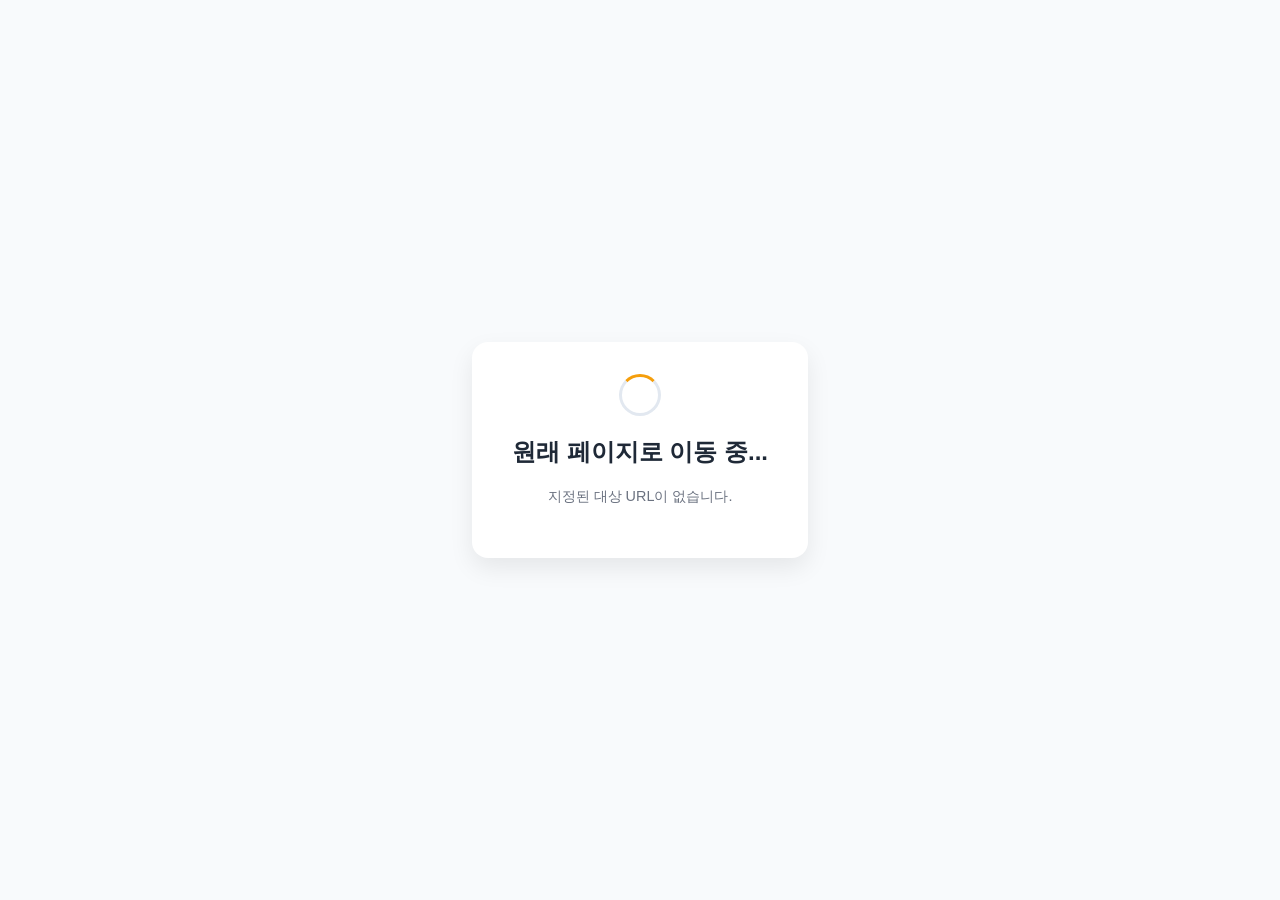
<file: urlShort/r.html>
<!DOCTYPE html>
<html lang="ko">
<head>
  <meta charset="UTF-8">
  <meta name="viewport" content="width=device-width, initial-scale=1.0">
  <title>단축 링크 이동 중...</title>
  <style>
    body {
      font-family: -apple-system, BlinkMacSystemFont, "Segoe UI", Roboto, sans-serif;
      display: flex;
      flex-direction: column;
      align-items: center;
      justify-content: center;
      min-height: 100vh;
      margin: 0;
      background: #F8FAFC;
      color: #1F2937;
    }
    .box {
      background: #FFFFFF;
      padding: 32px 40px;
      border-radius: 16px;
      box-shadow: 0 10px 25px rgba(0,0,0,0.08);
      text-align: center;
      max-width: 480px;
    }
    .spinner {
      width: 36px;
      height: 36px;
      border: 3px solid #E2E8F0;
      border-top-color: #F59E0B;
      border-radius: 50%;
      animation: spin 0.8s linear infinite;
      margin: 0 auto 16px;
    }
    @keyframes spin { to { transform: rotate(360deg); } }
    .target-url {
      font-size: 0.9rem;
      color: #6B7280;
      word-break: break-all;
      margin: 12px 0 20px;
    }
    a.btn {
      display: inline-block;
      padding: 10px 20px;
      background: #F59E0B;
      color: #fff;
      text-decoration: none;
      border-radius: 8px;
      font-weight: 700;
    }
  </style>
</head>
<body>
  <div class="box">
    <div class="spinner"></div>
    <h2>원래 페이지로 이동 중...</h2>
    <p class="target-url" id="targetDisplay">잠시만 기다려주세요.</p>
    <a href="#" class="btn" id="manualBtn">즉시 이동하기</a>
  </div>

  <script>
    const params = new URLSearchParams(window.location.search);
    const target = params.get('url');
    const targetDisplay = document.getElementById('targetDisplay');
    const manualBtn = document.getElementById('manualBtn');

    if (target) {
      try {
        const decoded = decodeURIComponent(target);
        targetDisplay.textContent = decoded;
        manualBtn.href = decoded;
        // 즉시 리다이렉트
        window.location.replace(decoded);
      } catch (e) {
        targetDisplay.textContent = target;
        manualBtn.href = target;
        window.location.replace(target);
      }
    } else {
      targetDisplay.textContent = '지정된 대상 URL이 없습니다.';
      manualBtn.style.display = 'none';
    }
  </script>
</body>
</html>
</file>
<file: url2qr/css/style.css>
/* ==========================================================================
   URL2QR - Modern Styling & Fluid Transition Animations
   ========================================================================== */

:root {
  /* Brand Theme Colors (Synchronized with Logo Yellow #f9bc08 / Amber) */
  --color-primary: #F59E0B;
  --color-primary-hover: #D97706;
  --color-primary-light: #FEF3C7;
  --color-primary-soft: rgba(245, 158, 11, 0.12);
  
  --color-dark: #111827;
  --color-dark-surface: #1F2937;
  --color-text-main: #1F2937;
  --color-text-muted: #6B7280;
  --color-text-light: #9CA3AF;
  
  --color-bg-base: #F8FAFC;
  --color-bg-card: #FFFFFF;
  --color-border: #E2E8F0;
  --color-border-focus: #F59E0B;
  
  --shadow-sm: 0 1px 3px rgba(0, 0, 0, 0.05), 0 1px 2px rgba(0, 0, 0, 0.03);
  --shadow-md: 0 4px 6px -1px rgba(0, 0, 0, 0.07), 0 2px 4px -2px rgba(0, 0, 0, 0.05);
  --shadow-lg: 0 10px 25px -3px rgba(0, 0, 0, 0.08), 0 4px 10px -4px rgba(0, 0, 0, 0.04);
  --shadow-xl: 0 20px 35px -5px rgba(0, 0, 0, 0.1), 0 10px 15px -5px rgba(0, 0, 0, 0.04);
  --shadow-glow: 0 0 25px rgba(245, 158, 11, 0.25);
  
  --radius-sm: 8px;
  --radius-md: 14px;
  --radius-lg: 20px;
  --radius-xl: 28px;
  --radius-full: 9999px;

  --transition-smooth: all 0.5s cubic-bezier(0.16, 1, 0.3, 1);
  --transition-fast: all 0.2s ease-in-out;
}

/* Reset & Box Sizing */
*, *::before, *::after {
  box-sizing: border-box;
  margin: 0;
  padding: 0;
}

body {
  font-family: -apple-system, BlinkMacSystemFont, "Pretendard", "Segoe UI", Roboto, "Helvetica Neue", Arial, sans-serif;
  background-color: var(--color-bg-base);
  background-image: 
    radial-gradient(at 0% 0%, rgba(245, 158, 11, 0.07) 0px, transparent 50%),
    radial-gradient(at 100% 100%, rgba(17, 24, 39, 0.04) 0px, transparent 50%);
  color: var(--color-text-main);
  min-height: 100vh;
  min-height: 100dvh;
  overflow-x: hidden;
  -webkit-font-smoothing: antialiased;
}

/* App Container */
.app-wrapper {
  position: relative;
  width: 100%;
  height: 100vh;
  height: 100dvh;
  overflow: hidden;
  display: flex;
  flex-direction: column;
}

/* --------------------------------------------------------------------------
   1. Header & Logo (상단 좌측 로고)
   -------------------------------------------------------------------------- */
.app-header {
  position: fixed;
  top: 0;
  left: 0;
  width: 100%;
  height: 76px;
  padding: 0 32px;
  display: flex;
  align-items: center;
  justify-content: space-between;
  z-index: 50;
  pointer-events: none; /* 클릭 필요한 자식만 pointer-events auto */
}

.logo-container {
  pointer-events: auto;
  cursor: pointer;
  display: inline-flex;
  align-items: center;
  padding: 6px 10px;
  border-radius: var(--radius-md);
  background: rgba(255, 255, 255, 0.85);
  backdrop-filter: blur(8px);
  -webkit-backdrop-filter: blur(8px);
  border: 1px solid rgba(226, 232, 240, 0.7);
  box-shadow: var(--shadow-sm);
  transition: var(--transition-fast);
}

.logo-container:hover {
  transform: translateY(-1px);
  box-shadow: var(--shadow-md);
  border-color: rgba(245, 158, 11, 0.4);
}

.logo-img {
  height: 38px;
  width: auto;
  display: block;
  object-fit: contain;
  border-radius: 4px;
}

.header-left {
  display: flex;
  align-items: center;
  gap: 16px;
  pointer-events: auto;
}

.nav-actions {
  pointer-events: auto;
  display: flex;
  align-items: center;
  background: rgba(241, 245, 249, 0.95);
  backdrop-filter: blur(8px);
  -webkit-backdrop-filter: blur(8px);
  padding: 4px;
  border-radius: var(--radius-full);
  border: 1px solid var(--color-border);
  gap: 4px;
  box-shadow: var(--shadow-sm);
}

.nav-btn {
  display: inline-flex;
  align-items: center;
  gap: 6px;
  padding: 8px 18px;
  border-radius: var(--radius-full);
  font-size: 0.88rem;
  font-weight: 600;
  text-decoration: none;
  color: var(--color-text-muted);
  transition: var(--transition-fast);
  border: none;
  background: transparent;
  cursor: pointer;
}

.nav-btn svg {
  width: 16px;
  height: 16px;
}

.nav-btn:hover {
  color: var(--color-dark);
  background: rgba(255, 255, 255, 0.8);
}

.nav-btn.active {
  background: #FFFFFF;
  color: var(--color-dark);
  box-shadow: var(--shadow-sm);
  font-weight: 700;
}

.header-badge {
  display: inline-flex;
  align-items: center;
  gap: 8px;
  padding: 6px 14px;
  background: rgba(255, 255, 255, 0.8);
  backdrop-filter: blur(8px);
  border: 1px solid var(--color-border);
  border-radius: var(--radius-full);
  font-size: 0.825rem;
  font-weight: 500;
  color: var(--color-text-muted);
}

.pulse-dot {
  width: 8px;
  height: 8px;
  background-color: var(--color-primary);
  border-radius: 50%;
  display: inline-block;
  box-shadow: 0 0 0 0 rgba(245, 158, 11, 0.6);
  animation: pulse-ring 2s infinite cubic-bezier(0.45, 0, 0.55, 1);
}

@keyframes pulse-ring {
  0% { transform: scale(0.95); box-shadow: 0 0 0 0 rgba(245, 158, 11, 0.6); }
  70% { transform: scale(1); box-shadow: 0 0 0 8px rgba(245, 158, 11, 0); }
  100% { transform: scale(0.95); box-shadow: 0 0 0 0 rgba(245, 158, 11, 0); }
}

/* --------------------------------------------------------------------------
   Main Content Layout
   -------------------------------------------------------------------------- */
.main-content {
  position: relative;
  width: 100%;
  height: 100%;
  display: flex;
  align-items: center;
  justify-content: center;
}

/* --------------------------------------------------------------------------
   3. QR Code Result Card (화면 정중앙 위치)
   -------------------------------------------------------------------------- */
.qr-section {
  position: absolute;
  top: 45%;
  left: 50%;
  transform: translate(-50%, -50%) scale(0.85);
  opacity: 0;
  visibility: hidden;
  pointer-events: none;
  transition: var(--transition-smooth);
  z-index: 20;
}

/* QR이 생성되었을 때 활성화 */
.state-generated .qr-section {
  opacity: 1;
  visibility: visible;
  pointer-events: auto;
  transform: translate(-50%, -50%) scale(1);
}

.qr-card {
  background: var(--color-bg-card);
  padding: 24px 28px 26px;
  border-radius: var(--radius-xl);
  box-shadow: var(--shadow-xl), var(--shadow-glow);
  border: 1px solid rgba(226, 232, 240, 0.8);
  display: flex;
  flex-direction: column;
  align-items: center;
  text-align: center;
  width: 360px;
  max-width: 90vw;
  animation: float-gentle 4s ease-in-out infinite alternate;
}

@keyframes float-gentle {
  0% { transform: translateY(0px); }
  100% { transform: translateY(-4px); }
}

.qr-card-header {
  width: 100%;
  display: flex;
  justify-content: space-between;
  align-items: center;
  margin-bottom: 16px;
}

.tag-badge {
  font-size: 0.75rem;
  font-weight: 700;
  letter-spacing: 0.05em;
  padding: 4px 10px;
  background: var(--color-dark);
  color: #FFFFFF;
  border-radius: var(--radius-sm);
}

.hint-text {
  font-size: 0.8rem;
  color: var(--color-primary-hover);
  font-weight: 600;
}

/* 4. QR Code Canvas & Clickable Download Area */
.qr-canvas-wrapper {
  position: relative;
  background: #FFFFFF;
  padding: 16px;
  border-radius: var(--radius-lg);
  border: 2px dashed #E5E7EB;
  cursor: pointer;
  transition: var(--transition-fast);
  overflow: hidden;
  display: flex;
  align-items: center;
  justify-content: center;
}

.qr-canvas-wrapper:hover {
  border-color: var(--color-primary);
  transform: scale(1.02);
  box-shadow: 0 8px 20px rgba(245, 158, 11, 0.15);
}

#qrCanvas {
  display: block;
  width: 250px;
  height: 250px;
  border-radius: 8px;
}

/* Hover Overlay for Download */
.qr-hover-overlay {
  position: absolute;
  top: 0;
  left: 0;
  width: 100%;
  height: 100%;
  background: rgba(17, 24, 39, 0.78);
  backdrop-filter: blur(2px);
  -webkit-backdrop-filter: blur(2px);
  display: flex;
  align-items: center;
  justify-content: center;
  opacity: 0;
  transition: opacity 0.25s ease;
  border-radius: var(--radius-lg);
}

.qr-canvas-wrapper:hover .qr-hover-overlay {
  opacity: 1;
}

.overlay-content {
  color: #FFFFFF;
  display: flex;
  flex-direction: column;
  align-items: center;
  gap: 8px;
  font-size: 0.95rem;
  font-weight: 600;
  transform: translateY(6px);
  transition: transform 0.25s ease;
}

.qr-canvas-wrapper:hover .overlay-content {
  transform: translateY(0);
}

.icon-download {
  width: 32px;
  height: 32px;
  stroke: var(--color-primary);
}

/* QR Footer Area */
.qr-card-footer {
  width: 100%;
  margin-top: 18px;
  display: flex;
  flex-direction: column;
  gap: 12px;
}

.url-preview-wrapper {
  display: flex;
  align-items: center;
  gap: 8px;
  padding: 8px 12px;
  background: #F1F5F9;
  border-radius: var(--radius-sm);
  font-size: 0.825rem;
  color: var(--color-text-muted);
  overflow: hidden;
}

.icon-link {
  width: 16px;
  height: 16px;
  flex-shrink: 0;
  stroke: var(--color-primary);
}

.url-text {
  white-space: nowrap;
  overflow: hidden;
  text-overflow: ellipsis;
  font-family: monospace;
}

.card-action-buttons {
  display: flex;
  gap: 8px;
}

.btn {
  display: inline-flex;
  align-items: center;
  justify-content: center;
  gap: 6px;
  border: none;
  font-size: 0.875rem;
  font-weight: 600;
  border-radius: var(--radius-md);
  cursor: pointer;
  transition: var(--transition-fast);
  padding: 10px 16px;
}

.btn-icon {
  width: 16px;
  height: 16px;
}

.btn-primary {
  flex: 1;
  background: var(--color-primary);
  color: var(--color-dark);
}

.btn-primary:hover {
  background: var(--color-primary-hover);
  color: #FFFFFF;
}

.btn-secondary {
  background: #E2E8F0;
  color: var(--color-text-main);
}

.btn-secondary:hover {
  background: #CBD5E1;
}

/* --------------------------------------------------------------------------
   2. URL Input Section (중앙 -> 하단 트랜지션)
   -------------------------------------------------------------------------- */
.input-section {
  position: absolute;
  left: 50%;
  width: 100%;
  max-width: 680px;
  padding: 0 24px;
  z-index: 30;
  transition: var(--transition-smooth);
}

/* 초기 상태: 화면 정중앙 */
.state-initial .input-section {
  top: 50%;
  transform: translate(-50%, -50%);
}

/* 생성 완료 상태: 화면 하단으로 매끄럽게 안착 */
.state-generated .input-section {
  top: auto;
  bottom: 28px;
  transform: translate(-50%, 0);
  max-width: 620px;
}

/* Hero Header Text (초기 화면에서만 노출) */
.hero-header {
  text-align: center;
  margin-bottom: 28px;
  transition: var(--transition-smooth);
}

.state-generated .hero-header {
  opacity: 0;
  height: 0;
  margin: 0;
  overflow: hidden;
  transform: translateY(10px);
  pointer-events: none;
}

.hero-title {
  font-size: 2.1rem;
  font-weight: 800;
  color: var(--color-dark);
  letter-spacing: -0.02em;
  margin-bottom: 10px;
}

.hero-subtitle {
  font-size: 1.05rem;
  color: var(--color-text-muted);
  line-height: 1.5;
}

/* Main URL Input Form */
.url-form {
  display: flex;
  align-items: center;
  gap: 10px;
  background: var(--color-bg-card);
  padding: 8px 10px 8px 18px;
  border-radius: var(--radius-xl);
  box-shadow: var(--shadow-xl);
  border: 2px solid transparent;
  transition: var(--transition-fast);
}

/* Focus State */
.url-form:focus-within {
  border-color: var(--color-border-focus);
  box-shadow: var(--shadow-xl), 0 0 0 4px var(--color-primary-soft);
}

/* 하단으로 내려왔을 때의 폼 디자인 (Glassmorphic) */
.state-generated .url-form {
  background: rgba(255, 255, 255, 0.94);
  backdrop-filter: blur(12px);
  -webkit-backdrop-filter: blur(12px);
  border: 1px solid rgba(226, 232, 240, 0.9);
  box-shadow: 0 16px 36px rgba(0, 0, 0, 0.12);
  padding: 6px 8px 6px 16px;
}

.input-box {
  display: flex;
  align-items: center;
  flex: 1;
  position: relative;
}

.input-icon {
  width: 20px;
  height: 20px;
  stroke: var(--color-text-light);
  flex-shrink: 0;
  margin-right: 12px;
  transition: var(--transition-fast);
}

.url-form:focus-within .input-icon {
  stroke: var(--color-primary);
}

.url-input {
  width: 100%;
  border: none;
  outline: none;
  background: transparent;
  font-size: 1.05rem;
  font-weight: 500;
  color: var(--color-dark);
  padding: 10px 0;
}

.state-generated .url-input {
  font-size: 0.975rem;
  padding: 8px 0;
}

.url-input::placeholder {
  color: var(--color-text-light);
  font-weight: 400;
}

/* Clear button inside input */
.btn-clear {
  background: transparent;
  border: none;
  color: var(--color-text-light);
  font-size: 14px;
  cursor: pointer;
  padding: 6px;
  border-radius: 50%;
  display: none;
  align-items: center;
  justify-content: center;
  transition: var(--transition-fast);
}

.btn-clear:hover {
  color: var(--color-dark);
  background: #E2E8F0;
}

/* Submit Confirmation Button */
.btn-submit {
  background: var(--color-dark);
  color: #FFFFFF;
  border: none;
  font-size: 1rem;
  font-weight: 600;
  padding: 13px 24px;
  border-radius: var(--radius-lg);
  cursor: pointer;
  display: inline-flex;
  align-items: center;
  gap: 8px;
  flex-shrink: 0;
  transition: var(--transition-fast);
}

.btn-submit:hover {
  background: #27272A;
  transform: translateY(-1px);
}

.btn-submit:active {
  transform: translateY(0);
}

.submit-arrow {
  width: 18px;
  height: 18px;
  transition: transform 0.2s ease;
}

.btn-submit:hover .submit-arrow {
  transform: translateX(3px);
}

.state-generated .btn-submit {
  padding: 10px 18px;
  font-size: 0.925rem;
}

/* Reset / New Button (하단 상태에서 활성화) */
.btn-reset {
  display: none;
  background: #F1F5F9;
  border: 1px solid var(--color-border);
  color: var(--color-text-muted);
  padding: 10px;
  border-radius: var(--radius-lg);
  cursor: pointer;
  align-items: center;
  justify-content: center;
  transition: var(--transition-fast);
}

.btn-reset svg {
  width: 18px;
  height: 18px;
}

.btn-reset:hover {
  background: #E2E8F0;
  color: var(--color-dark);
}

.state-generated .btn-reset {
  display: inline-flex;
}

/* Quick Tags / Sample Chips */
.quick-tags {
  display: flex;
  align-items: center;
  justify-content: center;
  gap: 8px;
  margin-top: 18px;
  flex-wrap: wrap;
  transition: var(--transition-smooth);
}

.state-generated .quick-tags {
  opacity: 0;
  height: 0;
  margin: 0;
  overflow: hidden;
  pointer-events: none;
}

.quick-tags-label {
  font-size: 0.85rem;
  color: var(--color-text-light);
  font-weight: 500;
}

.tag-chip {
  background: rgba(255, 255, 255, 0.7);
  border: 1px solid var(--color-border);
  padding: 5px 12px;
  border-radius: var(--radius-full);
  font-size: 0.825rem;
  font-weight: 500;
  color: var(--color-text-muted);
  cursor: pointer;
  transition: var(--transition-fast);
}

.tag-chip:hover {
  background: #FFFFFF;
  color: var(--color-primary-hover);
  border-color: var(--color-primary);
  transform: translateY(-1px);
}

/* --------------------------------------------------------------------------
   Toast Notification
   -------------------------------------------------------------------------- */
.toast {
  position: fixed;
  top: 32px;
  left: 50%;
  transform: translateX(-50%) translateY(-30px);
  background: var(--color-dark);
  color: #FFFFFF;
  padding: 12px 24px;
  border-radius: var(--radius-full);
  font-size: 0.9rem;
  font-weight: 600;
  box-shadow: var(--shadow-lg);
  opacity: 0;
  pointer-events: none;
  transition: all 0.3s cubic-bezier(0.16, 1, 0.3, 1);
  z-index: 100;
  display: flex;
  align-items: center;
  gap: 10px;
}

.toast.show {
  opacity: 1;
  transform: translateX(-50%) translateY(0);
}

/* --------------------------------------------------------------------------
   Responsive Breakpoints
   -------------------------------------------------------------------------- */
@media (max-width: 640px) {
  .app-header {
    padding: 0 16px;
    height: 64px;
  }

  .logo-img {
    height: 32px;
  }

  .header-badge {
    display: none;
  }

  .hero-title {
    font-size: 1.6rem;
  }

  .hero-subtitle {
    font-size: 0.95rem;
  }

  .qr-card {
    width: 320px;
    padding: 20px 18px;
  }

  #qrCanvas {
    width: 220px;
    height: 220px;
  }

  .input-section {
    padding: 0 16px;
  }

  .state-generated .input-section {
    bottom: 16px;
  }

  .url-form {
    padding: 6px 6px 6px 12px;
  }

  .btn-submit {
    padding: 10px 16px;
    font-size: 0.9rem;
  }
}
</file>
<file: urlShort/css/style.css>
/* ==========================================================================
   urlShort - Modern URL Shortener Styling
   Synchronized Design System with url2qr
   ========================================================================== */

:root {
  /* Brand Theme Colors */
  --color-primary: #F59E0B;
  --color-primary-hover: #D97706;
  --color-primary-light: #FEF3C7;
  --color-primary-soft: rgba(245, 158, 11, 0.12);
  --color-primary-border: rgba(245, 158, 11, 0.3);
  
  --color-dark: #111827;
  --color-dark-surface: #1F2937;
  --color-text-main: #1F2937;
  --color-text-muted: #6B7280;
  --color-text-light: #9CA3AF;
  
  --color-bg-base: #F8FAFC;
  --color-bg-card: #FFFFFF;
  --color-border: #E2E8F0;
  --color-border-focus: #F59E0B;

  --color-success: #10B981;
  --color-success-light: #D1FAE5;
  --color-error: #EF4444;
  --color-error-light: #FEE2E2;
  
  --shadow-sm: 0 1px 3px rgba(0, 0, 0, 0.05), 0 1px 2px rgba(0, 0, 0, 0.03);
  --shadow-md: 0 4px 6px -1px rgba(0, 0, 0, 0.07), 0 2px 4px -2px rgba(0, 0, 0, 0.05);
  --shadow-lg: 0 10px 25px -3px rgba(0, 0, 0, 0.08), 0 4px 10px -4px rgba(0, 0, 0, 0.04);
  --shadow-xl: 0 20px 35px -5px rgba(0, 0, 0, 0.1), 0 10px 15px -5px rgba(0, 0, 0, 0.04);
  --shadow-glow: 0 0 25px rgba(245, 158, 11, 0.25);
  
  --radius-sm: 8px;
  --radius-md: 14px;
  --radius-lg: 20px;
  --radius-xl: 28px;
  --radius-full: 9999px;

  --transition-smooth: all 0.35s cubic-bezier(0.16, 1, 0.3, 1);
  --transition-fast: all 0.2s ease-in-out;
}

/* Reset & Box Sizing */
*, *::before, *::after {
  box-sizing: border-box;
  margin: 0;
  padding: 0;
}

body {
  font-family: -apple-system, BlinkMacSystemFont, "Pretendard", "Segoe UI", Roboto, "Helvetica Neue", Arial, sans-serif;
  background-color: var(--color-bg-base);
  background-image: 
    radial-gradient(at 0% 0%, rgba(245, 158, 11, 0.08) 0px, transparent 50%),
    radial-gradient(at 100% 100%, rgba(17, 24, 39, 0.05) 0px, transparent 50%);
  color: var(--color-text-main);
  min-height: 100vh;
  min-height: 100dvh;
  display: flex;
  flex-direction: column;
  overflow-x: hidden;
  -webkit-font-smoothing: antialiased;
}

/* App Header & Navigation */
.app-header {
  position: sticky;
  top: 0;
  left: 0;
  width: 100%;
  height: 76px;
  padding: 0 32px;
  display: flex;
  align-items: center;
  justify-content: space-between;
  background: rgba(255, 255, 255, 0.85);
  backdrop-filter: blur(12px);
  -webkit-backdrop-filter: blur(12px);
  border-bottom: 1px solid rgba(226, 232, 240, 0.8);
  z-index: 100;
  box-shadow: var(--shadow-sm);
}

.header-left {
  display: flex;
  align-items: center;
  gap: 16px;
}

.logo-container {
  display: inline-flex;
  align-items: center;
  gap: 10px;
  text-decoration: none;
  cursor: pointer;
}

.logo-img {
  width: 38px;
  height: 38px;
  object-fit: contain;
  border-radius: var(--radius-sm);
  filter: drop-shadow(0 2px 4px rgba(0, 0, 0, 0.1));
}

.logo-title {
  font-size: 1.15rem;
  font-weight: 800;
  color: var(--color-dark);
  letter-spacing: -0.02em;
}

.header-badge {
  display: inline-flex;
  align-items: center;
  gap: 6px;
  padding: 4px 10px;
  background: var(--color-primary-light);
  color: #B45309;
  font-size: 0.78rem;
  font-weight: 700;
  border-radius: var(--radius-full);
}

.pulse-dot {
  width: 7px;
  height: 7px;
  border-radius: 50%;
  background-color: var(--color-primary);
  box-shadow: 0 0 0 rgba(245, 158, 11, 0.6);
  animation: pulse 2s infinite;
}

@keyframes pulse {
  0% { box-shadow: 0 0 0 0 rgba(245, 158, 11, 0.7); }
  70% { box-shadow: 0 0 0 8px rgba(245, 158, 11, 0); }
  100% { box-shadow: 0 0 0 0 rgba(245, 158, 11, 0); }
}

/* Nav Switch Buttons */
.nav-actions {
  display: flex;
  align-items: center;
  background: #F1F5F9;
  padding: 4px;
  border-radius: var(--radius-full);
  border: 1px solid var(--color-border);
  gap: 4px;
}

.nav-btn {
  display: inline-flex;
  align-items: center;
  gap: 6px;
  padding: 8px 18px;
  border-radius: var(--radius-full);
  font-size: 0.88rem;
  font-weight: 600;
  text-decoration: none;
  color: var(--color-text-muted);
  transition: var(--transition-fast);
  border: none;
  background: transparent;
  cursor: pointer;
}

.nav-btn svg {
  width: 16px;
  height: 16px;
}

.nav-btn:hover {
  color: var(--color-dark);
  background: rgba(255, 255, 255, 0.6);
}

.nav-btn.active {
  background: #FFFFFF;
  color: var(--color-dark);
  box-shadow: var(--shadow-sm);
  font-weight: 700;
}

/* Main Container */
.main-content {
  flex: 1;
  width: 100%;
  max-width: 820px;
  margin: 0 auto;
  padding: 48px 24px 64px;
  display: flex;
  flex-direction: column;
  align-items: center;
}

/* Hero Title Section */
.hero-header {
  text-align: center;
  margin-bottom: 36px;
}

.hero-pill {
  display: inline-flex;
  align-items: center;
  gap: 6px;
  padding: 6px 14px;
  background: var(--color-primary-soft);
  color: #B45309;
  font-size: 0.82rem;
  font-weight: 700;
  border-radius: var(--radius-full);
  border: 1px solid var(--color-primary-border);
  margin-bottom: 16px;
}

.hero-title {
  font-size: 2.3rem;
  font-weight: 800;
  color: var(--color-dark);
  letter-spacing: -0.03em;
  margin-bottom: 12px;
  line-height: 1.25;
}

.hero-title .highlight {
  color: var(--color-primary-hover);
  background: linear-gradient(135deg, #F59E0B, #EA580C);
  -webkit-background-clip: text;
  -webkit-text-fill-color: transparent;
}

.hero-subtitle {
  font-size: 1.05rem;
  color: var(--color-text-muted);
  max-width: 540px;
  margin: 0 auto;
  line-height: 1.6;
}

/* Shortener Card */
.shortener-card {
  width: 100%;
  background: var(--color-bg-card);
  border-radius: var(--radius-xl);
  border: 1px solid var(--color-border);
  box-shadow: var(--shadow-xl);
  padding: 32px;
  position: relative;
  overflow: hidden;
  transition: var(--transition-smooth);
}

/* Input Form */
.url-form {
  display: flex;
  flex-direction: column;
  gap: 16px;
}

.form-label {
  font-size: 0.9rem;
  font-weight: 700;
  color: var(--color-dark);
  display: flex;
  align-items: center;
  justify-content: space-between;
}

.input-box {
  position: relative;
  display: flex;
  align-items: center;
  background: #F8FAFC;
  border: 2px solid var(--color-border);
  border-radius: var(--radius-lg);
  padding: 4px 16px;
  transition: var(--transition-fast);
}

.input-box:focus-within {
  border-color: var(--color-primary);
  background: #FFFFFF;
  box-shadow: 0 0 0 4px rgba(245, 158, 11, 0.15);
}

.input-icon {
  width: 22px;
  height: 22px;
  color: var(--color-text-light);
  margin-right: 12px;
  flex-shrink: 0;
}

.url-input {
  width: 100%;
  padding: 14px 0;
  border: none;
  outline: none;
  background: transparent;
  font-size: 1.05rem;
  color: var(--color-dark);
}

.url-input::placeholder {
  color: var(--color-text-light);
  font-size: 0.95rem;
}

.btn-clear {
  display: none;
  align-items: center;
  justify-content: center;
  width: 26px;
  height: 26px;
  border-radius: 50%;
  border: none;
  background: #E2E8F0;
  color: var(--color-text-muted);
  cursor: pointer;
  font-size: 0.8rem;
  transition: var(--transition-fast);
  margin-left: 8px;
}

.btn-clear:hover {
  background: #CBD5E1;
  color: var(--color-dark);
}

/* Action Button Group */
.form-actions {
  display: flex;
  align-items: center;
  justify-content: space-between;
  gap: 12px;
  margin-top: 4px;
}

.api-status-badge {
  font-size: 0.82rem;
  color: var(--color-text-muted);
  display: inline-flex;
  align-items: center;
  gap: 6px;
}

.api-dot {
  width: 6px;
  height: 6px;
  border-radius: 50%;
  background: var(--color-success);
}

/* 3-1 & 3-2. 단축하기 버튼 */
.btn-shorten {
  display: inline-flex;
  align-items: center;
  justify-content: center;
  gap: 10px;
  padding: 14px 28px;
  border-radius: var(--radius-md);
  border: none;
  background: linear-gradient(135deg, #F59E0B, #D97706);
  color: #FFFFFF;
  font-size: 1.02rem;
  font-weight: 700;
  cursor: pointer;
  transition: var(--transition-fast);
  box-shadow: 0 4px 12px rgba(245, 158, 11, 0.3);
}

.btn-shorten:hover:not(:disabled) {
  transform: translateY(-1px);
  box-shadow: 0 6px 16px rgba(245, 158, 11, 0.4);
}

.btn-shorten:active:not(:disabled) {
  transform: translateY(0);
}

/* 3-2 요구사항: 비어있을 때 비활성화 */
.btn-shorten:disabled {
  background: #E2E8F0;
  color: #94A3B8;
  cursor: not-allowed;
  box-shadow: none;
  transform: none;
}

.btn-shorten .btn-icon {
  width: 18px;
  height: 18px;
}

.spinner {
  width: 18px;
  height: 18px;
  border: 2px solid rgba(255, 255, 255, 0.4);
  border-top-color: #FFFFFF;
  border-radius: 50%;
  animation: spin 0.8s linear infinite;
  display: none;
}

@keyframes spin {
  to { transform: rotate(360deg); }
}

/* Quick Tags */
.quick-tags {
  display: flex;
  align-items: center;
  flex-wrap: wrap;
  gap: 8px;
  margin-top: 20px;
  padding-top: 18px;
  border-top: 1px solid var(--color-border);
}

.quick-label {
  font-size: 0.8rem;
  font-weight: 600;
  color: var(--color-text-muted);
}

.tag-chip {
  padding: 5px 12px;
  border-radius: var(--radius-full);
  border: 1px solid var(--color-border);
  background: #F8FAFC;
  font-size: 0.8rem;
  color: var(--color-text-muted);
  cursor: pointer;
  transition: var(--transition-fast);
}

.tag-chip:hover {
  background: var(--color-primary-light);
  border-color: var(--color-primary);
  color: #B45309;
}

/* 3-1 & 3-3 & 3-4. 결과 카드 영역 */
.result-section {
  display: none;
  margin-top: 28px;
  padding: 24px;
  border-radius: var(--radius-lg);
  background: #F8FAFC;
  border: 1px solid var(--color-border);
  animation: slideDown 0.35s ease-out forwards;
}

@keyframes slideDown {
  from {
    opacity: 0;
    transform: translateY(-8px);
  }
  to {
    opacity: 1;
    transform: translateY(0);
  }
}

.result-header {
  display: flex;
  align-items: center;
  justify-content: space-between;
  margin-bottom: 12px;
}

.result-badge {
  display: inline-flex;
  align-items: center;
  gap: 6px;
  font-size: 0.8rem;
  font-weight: 700;
  color: var(--color-success);
  background: var(--color-success-light);
  padding: 4px 10px;
  border-radius: var(--radius-full);
}

.result-badge svg {
  width: 14px;
  height: 14px;
}

.original-url-text {
  font-size: 0.82rem;
  color: var(--color-text-muted);
  max-width: 320px;
  white-space: nowrap;
  overflow: hidden;
  text-overflow: ellipsis;
}

/* 3-1. 읽기 전용 출력 상자 */
.output-box-wrapper {
  position: relative;
  display: flex;
  align-items: center;
  background: #FFFFFF;
  border: 2px solid var(--color-border);
  border-radius: var(--radius-md);
  padding: 4px 14px;
  margin-bottom: 16px;
  box-shadow: var(--shadow-sm);
  transition: var(--transition-fast);
}

.output-box-wrapper:focus-within {
  border-color: var(--color-primary);
}

.short-url-output {
  width: 100%;
  padding: 12px 0;
  border: none;
  outline: none;
  background: transparent;
  font-size: 1.1rem;
  font-weight: 700;
  color: #1E293B;
  cursor: text;
  font-family: ui-monospace, SFMono-Regular, Menlo, Monaco, Consolas, monospace;
}

/* 액션 버튼들 */
.result-actions {
  display: flex;
  align-items: center;
  flex-wrap: wrap;
  gap: 10px;
}

/* 3-4. 복사 버튼 */
.btn-copy {
  display: inline-flex;
  align-items: center;
  justify-content: center;
  gap: 8px;
  padding: 11px 22px;
  border-radius: var(--radius-md);
  border: none;
  background: var(--color-dark);
  color: #FFFFFF;
  font-size: 0.92rem;
  font-weight: 700;
  cursor: pointer;
  transition: var(--transition-fast);
}

.btn-copy:hover {
  background: var(--color-dark-surface);
  transform: translateY(-1px);
  box-shadow: var(--shadow-md);
}

.btn-copy svg {
  width: 16px;
  height: 16px;
}

.btn-action-secondary {
  display: inline-flex;
  align-items: center;
  justify-content: center;
  gap: 6px;
  padding: 11px 18px;
  border-radius: var(--radius-md);
  border: 1px solid var(--color-border);
  background: #FFFFFF;
  color: var(--color-text-main);
  font-size: 0.9rem;
  font-weight: 600;
  text-decoration: none;
  cursor: pointer;
  transition: var(--transition-fast);
}

.btn-action-secondary:hover {
  background: #F1F5F9;
  border-color: #CBD5E1;
}

.btn-action-secondary svg {
  width: 16px;
  height: 16px;
}

.btn-action-qr {
  background: var(--color-primary-light);
  border-color: var(--color-primary-border);
  color: #B45309;
}

.btn-action-qr:hover {
  background: #FDE68A;
}

/* Toast 알림 */
.toast {
  position: fixed;
  bottom: 24px;
  left: 50%;
  transform: translateX(-50%) translateY(30px);
  background: var(--color-dark);
  color: #FFFFFF;
  padding: 12px 24px;
  border-radius: var(--radius-full);
  font-size: 0.92rem;
  font-weight: 600;
  box-shadow: var(--shadow-lg);
  opacity: 0;
  pointer-events: none;
  transition: all 0.3s cubic-bezier(0.16, 1, 0.3, 1);
  z-index: 1000;
  display: flex;
  align-items: center;
  gap: 8px;
}

.toast.show {
  opacity: 1;
  transform: translateX(-50%) translateY(0);
}

/* Responsive */
@media (max-width: 640px) {
  .app-header {
    padding: 0 16px;
  }
  .main-content {
    padding: 24px 16px 40px;
  }
  .hero-title {
    font-size: 1.8rem;
  }
  .shortener-card {
    padding: 20px;
  }
  .form-actions {
    flex-direction: column;
    align-items: stretch;
  }
  .btn-shorten {
    width: 100%;
  }
  .result-actions {
    flex-direction: column;
  }
  .result-actions > * {
    width: 100%;
  }
}
</file>
